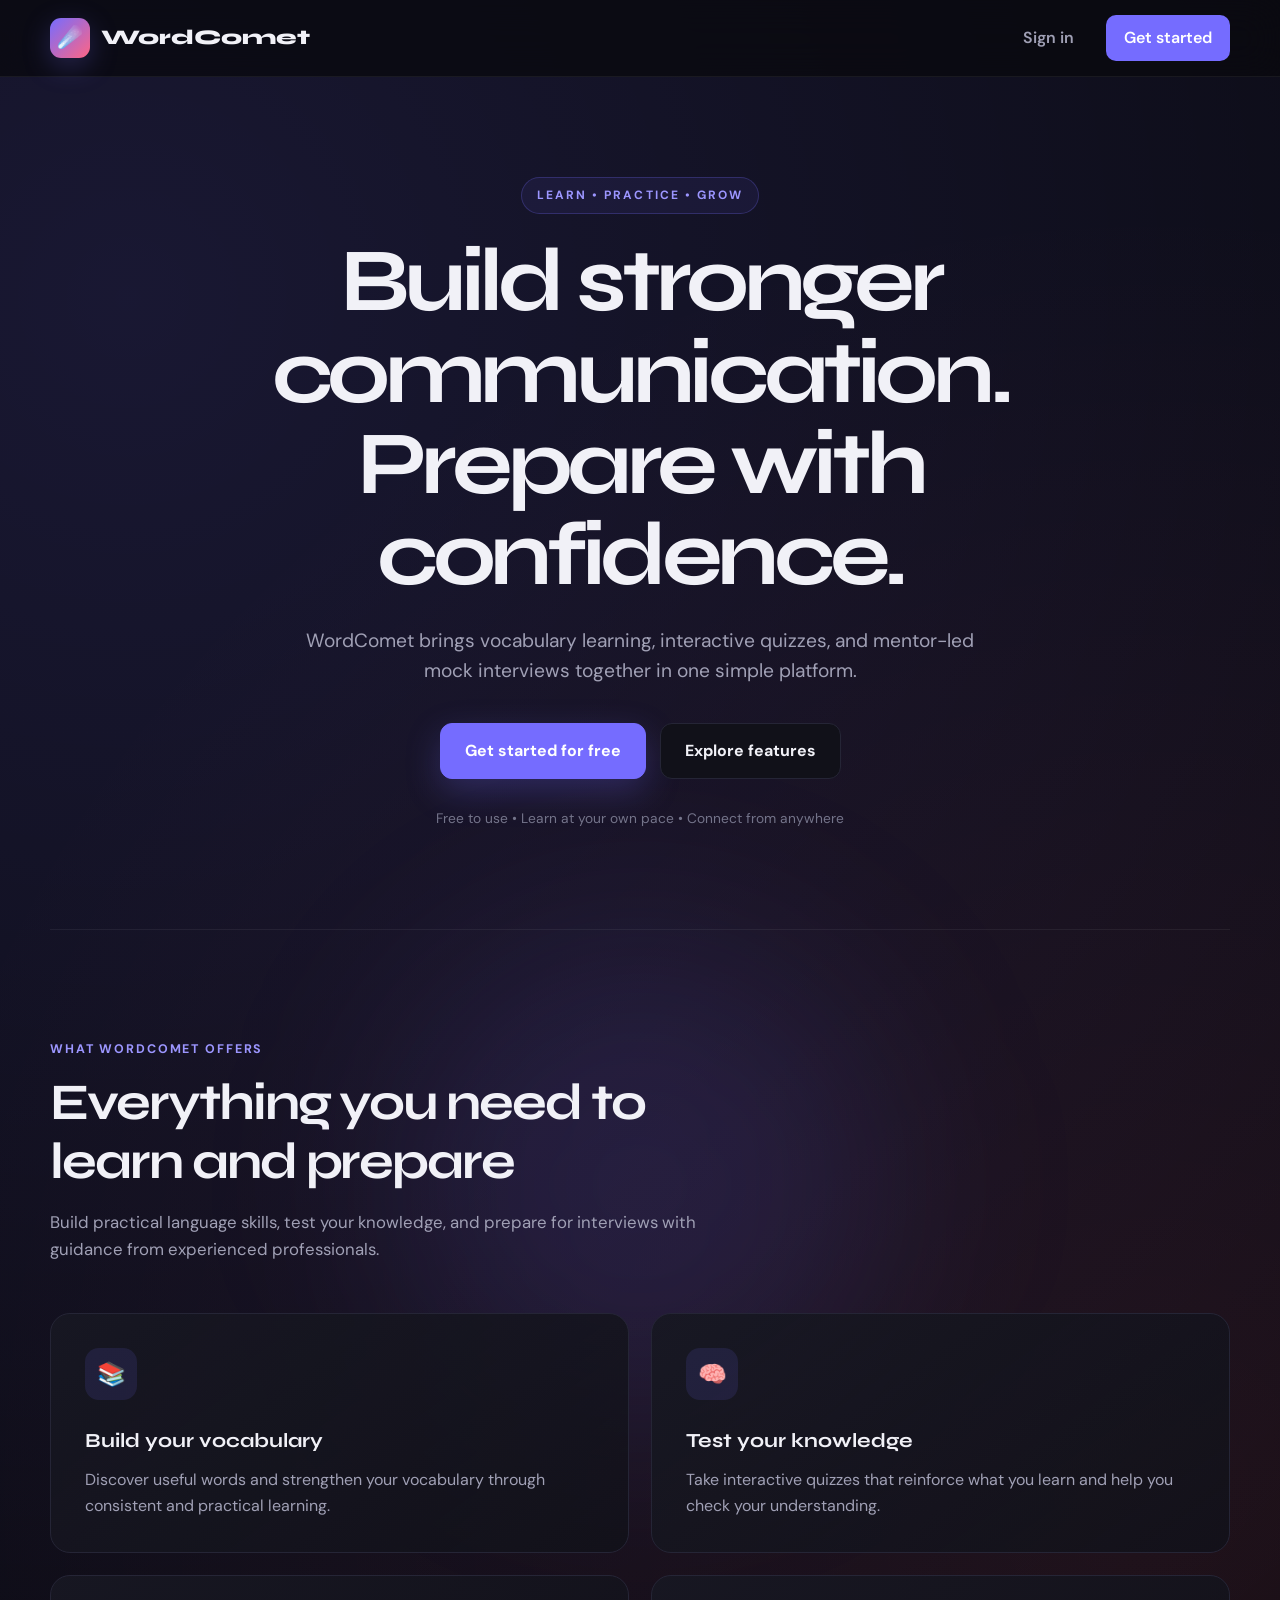
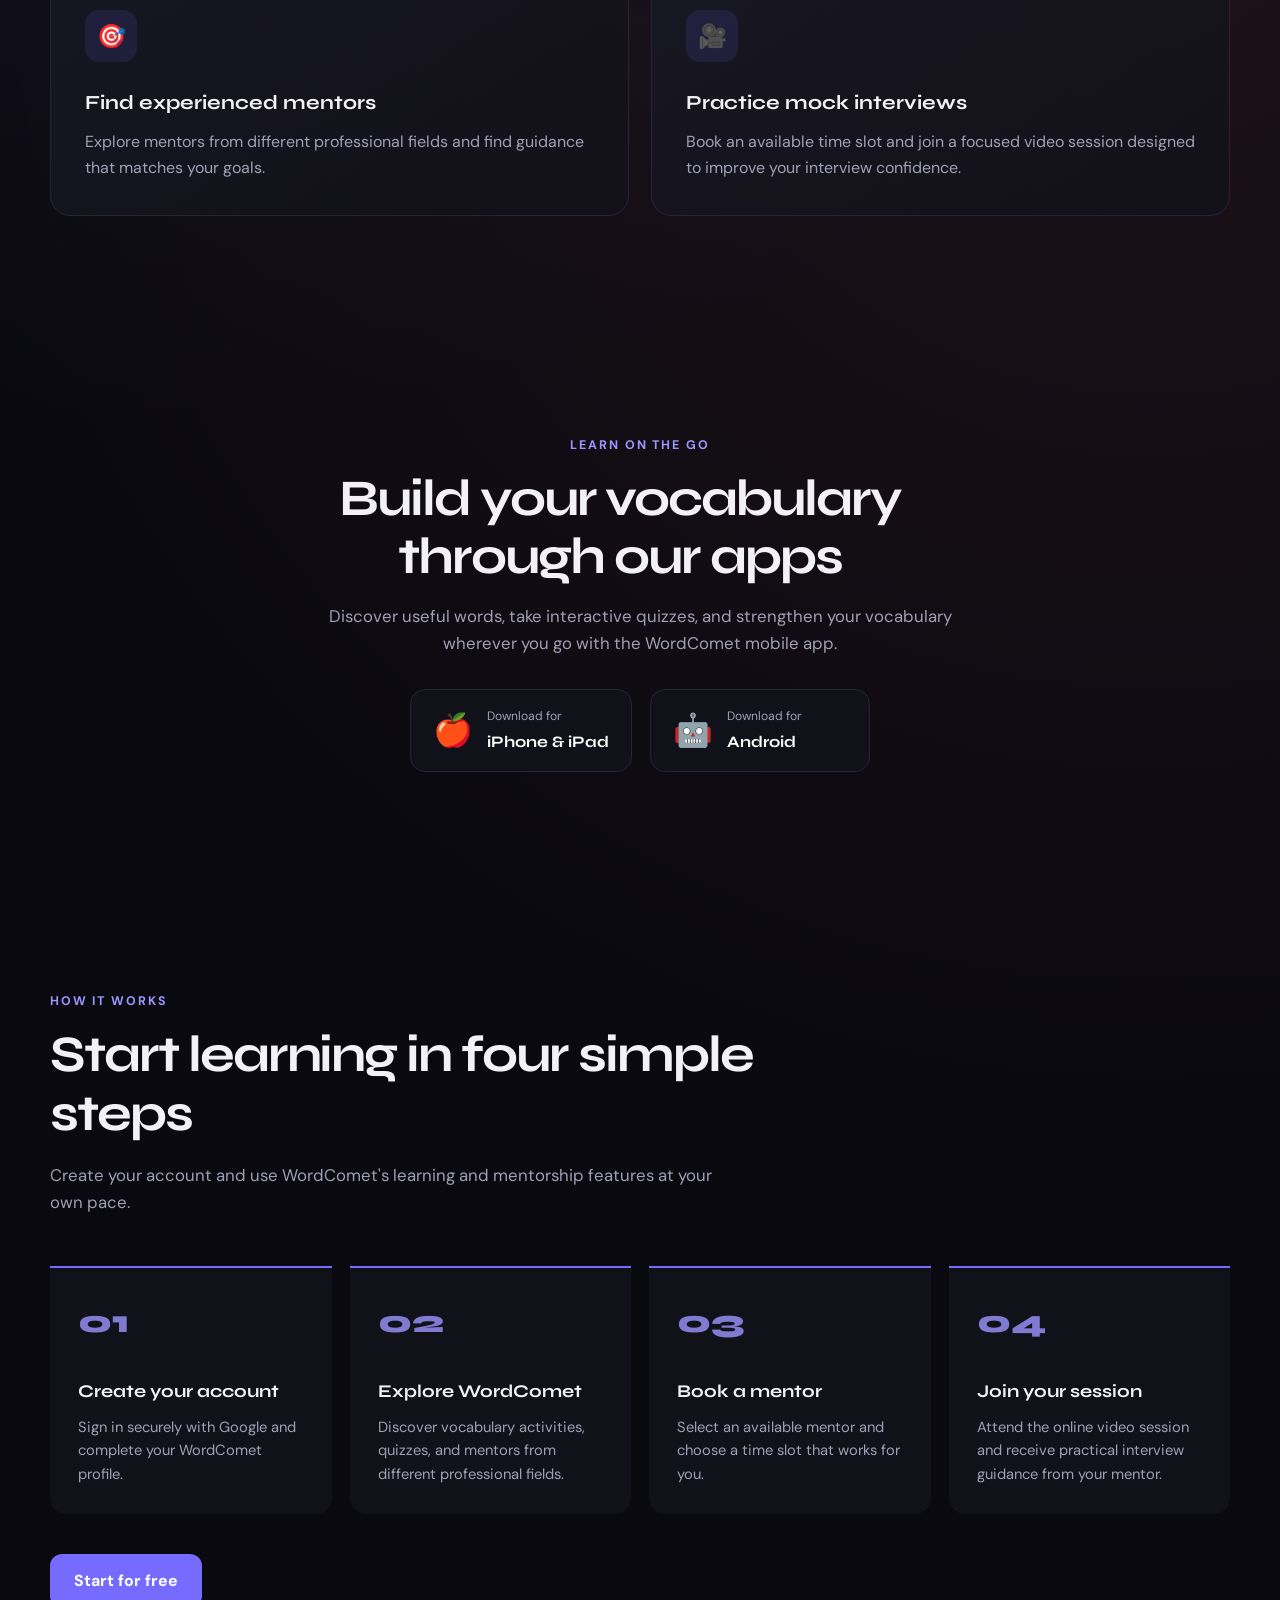
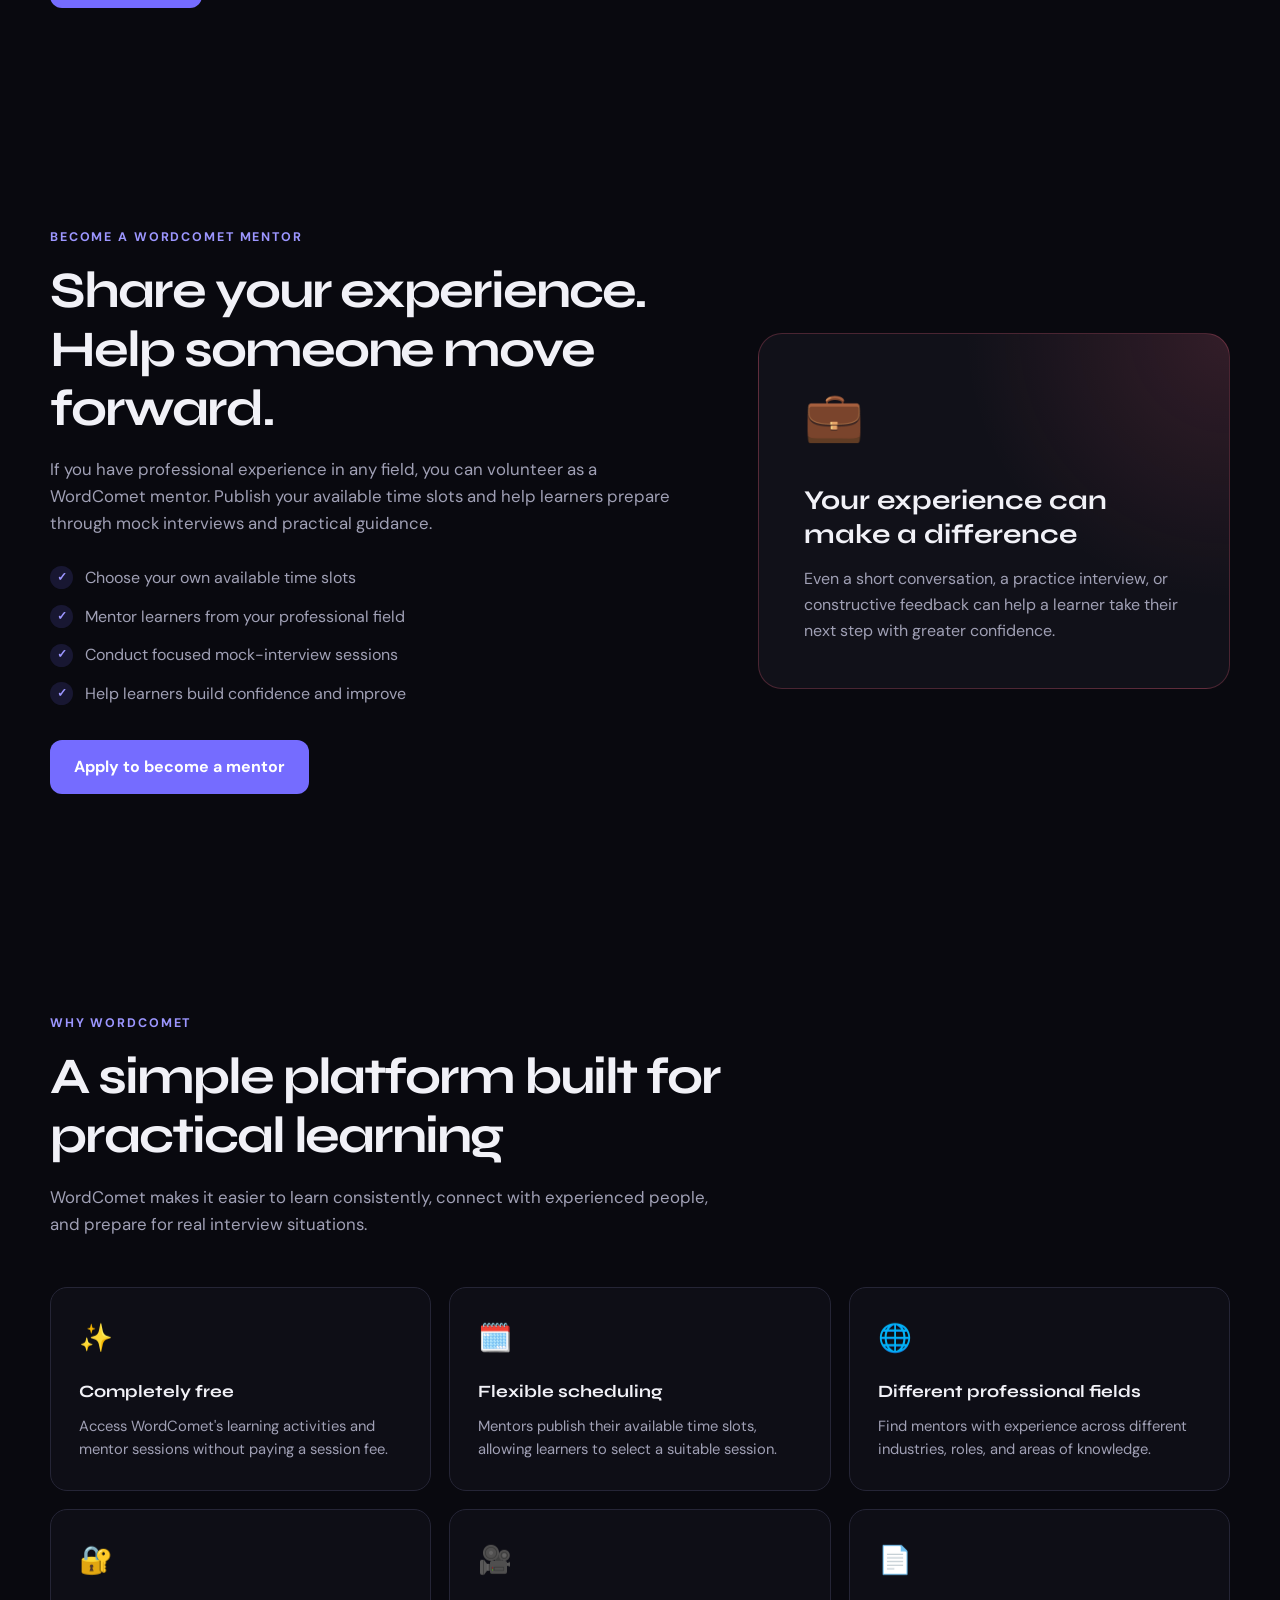
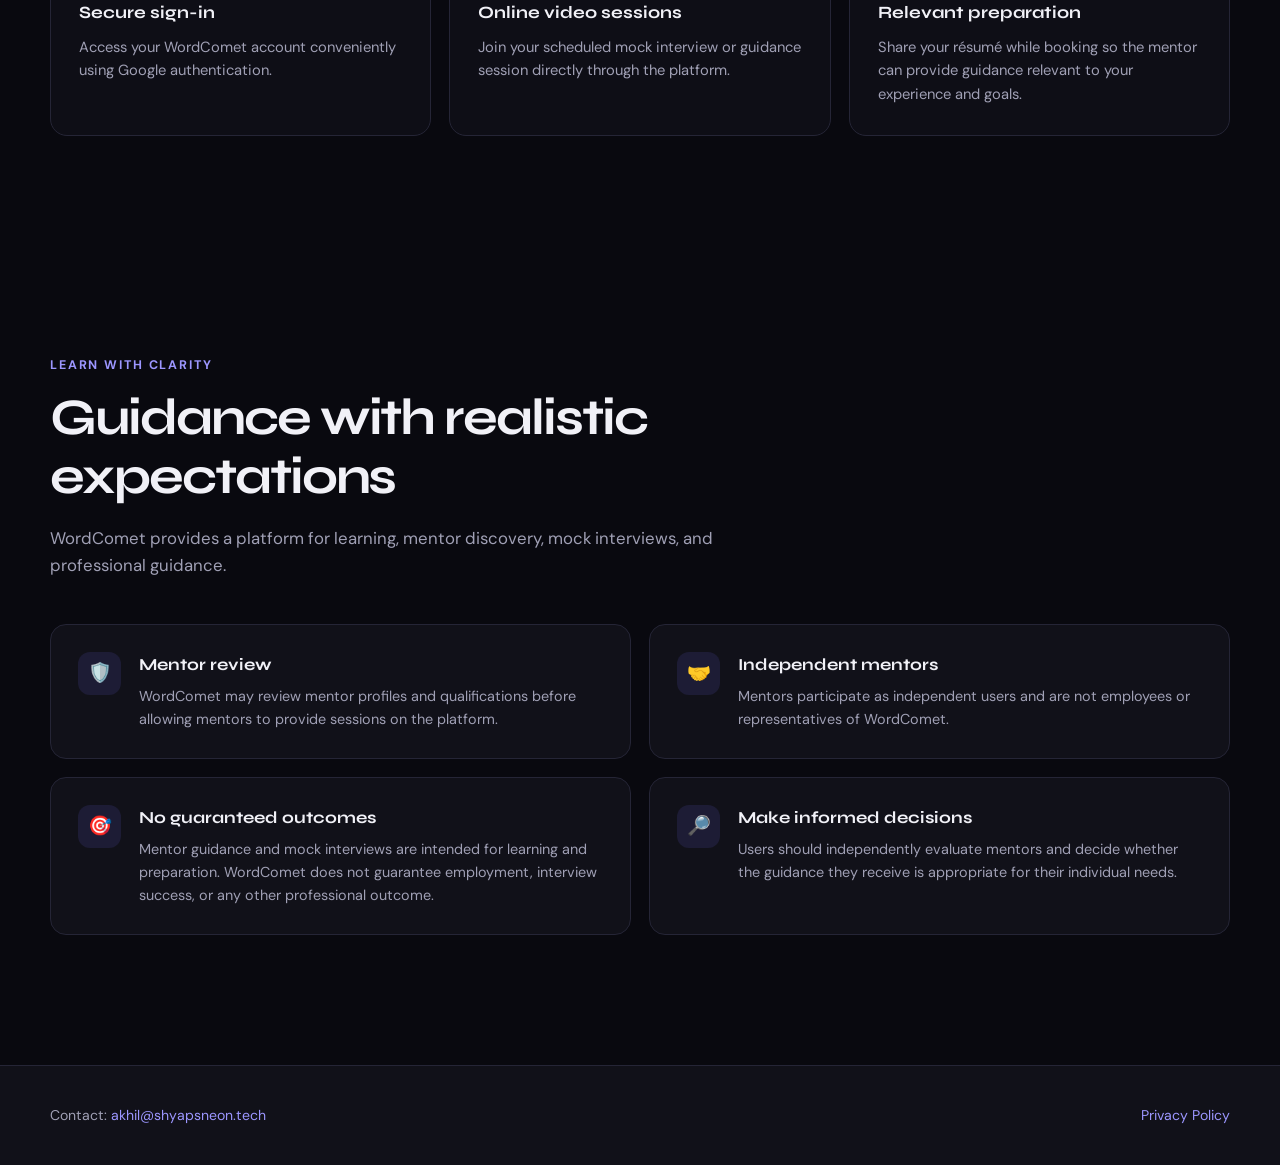
<file: static/index.html>
<!DOCTYPE html>
<html lang="en">
<head>
  <meta charset="UTF-8">
  <meta name="viewport" content="width=device-width, initial-scale=1.0">

  <link rel="preconnect" href="https://fonts.googleapis.com">
  <link rel="preconnect" href="https://fonts.gstatic.com" crossorigin>

  <link
    href="https://fonts.googleapis.com/css2?family=DM+Sans:wght@400;500;600;700&family=Syne:wght@600;700;800&display=swap"
    rel="stylesheet"
  >

  <link rel="stylesheet" href="css/landing.css">

  <title>WordComet — Learn, Practice and Grow</title>
  <meta
    name="description"
    content="Improve your vocabulary, take quizzes, and prepare for interviews with experienced mentors on WordComet."
  >
</head>

<body>

  <!-- Top navigation -->
  <header>
    <nav>
      <a href="index.html">
        <span>☄️</span>
        <span>WordComet</span>
      </a>

      <div>
        <a href="login.html">Sign in</a>
        <a href="login.html">Get started</a>
      </div>
    </nav>
  </header>

  <!-- Hero section -->
  <main>
    <section id="hero">
      <p>LEARN • PRACTICE • GROW</p>

      <h1>
        Build stronger communication.<br>
        Prepare with confidence.
      </h1>

      <p>
        WordComet brings vocabulary learning, interactive quizzes,
        and mentor-led mock interviews together in one simple platform.
      </p>

      <div>
        <a href="login.html">Get started for free</a>
        <a href="#features">Explore features</a>
      </div>

      <p>
        Free to use • Learn at your own pace • Connect from anywhere
      </p>
    </section>

        <!-- WordComet features section -->
    <section id="features">

      <div>
        <p>WHAT WORDCOMET OFFERS</p>

        <h2>Everything you need to learn and prepare</h2>

        <p>
          Build practical language skills, test your knowledge, and prepare
          for interviews with guidance from experienced professionals.
        </p>
      </div>

      <div>

        <article>
          <div>📚</div>
          <h3>Build your vocabulary</h3>
          <p>
            Discover useful words and strengthen your vocabulary through
            consistent and practical learning.
          </p>
        </article>

        <article>
          <div>🧠</div>
          <h3>Test your knowledge</h3>
          <p>
            Take interactive quizzes that reinforce what you learn and help
            you check your understanding.
          </p>
        </article>

        <article>
          <div>🎯</div>
          <h3>Find experienced mentors</h3>
          <p>
            Explore mentors from different professional fields and find
            guidance that matches your goals.
          </p>
        </article>

        <article>
          <div>🎥</div>
          <h3>Practice mock interviews</h3>
          <p>
            Book an available time slot and join a focused video session
            designed to improve your interview confidence.
          </p>
        </article>

      </div>

    </section>


    <!-- WordComet mobile apps -->
    <section id="mobile-apps">

      <div>
        <p>LEARN ON THE GO</p>

        <h2>Build your vocabulary through our apps</h2>

        <p>
          Discover useful words, take interactive quizzes, and strengthen
          your vocabulary wherever you go with the WordComet mobile app.
        </p>

        <div id="appStoreLinks">

          <a
            id="iosAppLink"
            class="app-download-link"
            href="https://apps.apple.com/us/app/wordcomet/id6761935723"
            target="_blank"
            rel="noopener noreferrer"
            aria-label="Download WordComet for iPhone and iPad"
          >
            <span class="app-platform-icon">🍎</span>

            <span>
              <small>Download for</small>
              <strong>iPhone &amp; iPad</strong>
            </span>
          </a>

          <a
            id="androidAppLink"
            class="app-download-link"
            href="https://play.google.com/store/apps/details?id=com.shyapsneon.wordcomet&pcampaignid=web_share"
            target="_blank"
            rel="noopener noreferrer"
            aria-label="Download WordComet for Android"
          >
            <span class="app-platform-icon">🤖</span>

            <span>
              <small>Download for</small>
              <strong>Android</strong>
            </span>
          </a>

        </div>
      </div>

    </section>

    <!-- How WordComet works -->
    <section id="how-it-works">

      <div>
        <p>HOW IT WORKS</p>

        <h2>Start learning in four simple steps</h2>

        <p>
          Create your account and use WordComet's learning and mentorship
          features at your own pace.
        </p>
      </div>

      <div>

        <article>
          <span>01</span>
          <h3>Create your account</h3>
          <p>
            Sign in securely with Google and complete your WordComet profile.
          </p>
        </article>

        <article>
          <span>02</span>
          <h3>Explore WordComet</h3>
          <p>
            Discover vocabulary activities, quizzes, and mentors from
            different professional fields.
          </p>
        </article>

        <article>
          <span>03</span>
          <h3>Book a mentor</h3>
          <p>
            Select an available mentor and choose a time slot that works
            for you.
          </p>
        </article>

        <article>
          <span>04</span>
          <h3>Join your session</h3>
          <p>
            Attend the online video session and receive practical interview
            guidance from your mentor.
          </p>
        </article>

      </div>

      <div>
        <a href="login.html">Start for free</a>
      </div>

    </section>

    <!-- Become a mentor section -->
    <section id="become-a-mentor">

      <div>
        <p>BECOME A WORDCOMET MENTOR</p>

        <h2>Share your experience. Help someone move forward.</h2>

        <p>
          If you have professional experience in any field, you can volunteer
          as a WordComet mentor. Publish your available time slots and help
          learners prepare through mock interviews and practical guidance.
        </p>

        <ul>
          <li>Choose your own available time slots</li>
          <li>Mentor learners from your professional field</li>
          <li>Conduct focused mock-interview sessions</li>
          <li>Help learners build confidence and improve</li>
        </ul>

        <a
          href="mailto:akhil@shyapsneon.tech?subject=WordComet%20Mentor%20Application"
        >
          Apply to become a mentor
        </a>
      </div>

      <div>
        <article>
          <span>💼</span>

          <h3>Your experience can make a difference</h3>

          <p>
            Even a short conversation, a practice interview, or constructive
            feedback can help a learner take their next step with greater
            confidence.
          </p>
        </article>
      </div>

    </section>

    <!-- Why choose WordComet -->
    <section id="why-wordcomet">

      <div>
        <p>WHY WORDCOMET</p>

        <h2>A simple platform built for practical learning</h2>

        <p>
          WordComet makes it easier to learn consistently, connect with
          experienced people, and prepare for real interview situations.
        </p>
      </div>

      <div>

        <article>
          <span>✨</span>
          <h3>Completely free</h3>
          <p>
            Access WordComet's learning activities and mentor sessions
            without paying a session fee.
          </p>
        </article>

        <article>
          <span>🗓️</span>
          <h3>Flexible scheduling</h3>
          <p>
            Mentors publish their available time slots, allowing learners
            to select a suitable session.
          </p>
        </article>

        <article>
          <span>🌐</span>
          <h3>Different professional fields</h3>
          <p>
            Find mentors with experience across different industries,
            roles, and areas of knowledge.
          </p>
        </article>

        <article>
          <span>🔐</span>
          <h3>Secure sign-in</h3>
          <p>
            Access your WordComet account conveniently using Google
            authentication.
          </p>
        </article>

        <article>
          <span>🎥</span>
          <h3>Online video sessions</h3>
          <p>
            Join your scheduled mock interview or guidance session directly
            through the platform.
          </p>
        </article>

        <article>
          <span>📄</span>
          <h3>Relevant preparation</h3>
          <p>
            Share your résumé while booking so the mentor can provide
            guidance relevant to your experience and goals.
          </p>
        </article>

      </div>

    </section>

    <!-- Safety and expectations -->
    <section id="safety">

      <div>
        <p>LEARN WITH CLARITY</p>

        <h2>Guidance with realistic expectations</h2>

        <p>
          WordComet provides a platform for learning, mentor discovery,
          mock interviews, and professional guidance.
        </p>
      </div>

      <div>

        <article>
          <span>🛡️</span>
          <div>
            <h3>Mentor review</h3>
            <p>
              WordComet may review mentor profiles and qualifications before
              allowing mentors to provide sessions on the platform.
            </p>
          </div>
        </article>

        <article>
          <span>🤝</span>
          <div>
            <h3>Independent mentors</h3>
            <p>
              Mentors participate as independent users and are not employees
              or representatives of WordComet.
            </p>
          </div>
        </article>

        <article>
          <span>🎯</span>
          <div>
            <h3>No guaranteed outcomes</h3>
            <p>
              Mentor guidance and mock interviews are intended for learning
              and preparation. WordComet does not guarantee employment,
              interview success, or any other professional outcome.
            </p>
          </div>
        </article>

        <article>
          <span>🔎</span>
          <div>
            <h3>Make informed decisions</h3>
            <p>
              Users should independently evaluate mentors and decide whether
              the guidance they receive is appropriate for their individual
              needs.
            </p>
          </div>
        </article>

      </div>

    </section>
  </main>

  <footer>
    <p>
      Contact:
      <a href="mailto:akhil@shyapsneon.tech">
        akhil@shyapsneon.tech
      </a>
    </p>

    <a
      href="https://akhilkashyap777.github.io/wordcomet---privacy-policy-new/"
      target="_blank"
      rel="noopener noreferrer"
    >
      Privacy Policy
    </a>
  </footer>

</body>
</html>
</file>
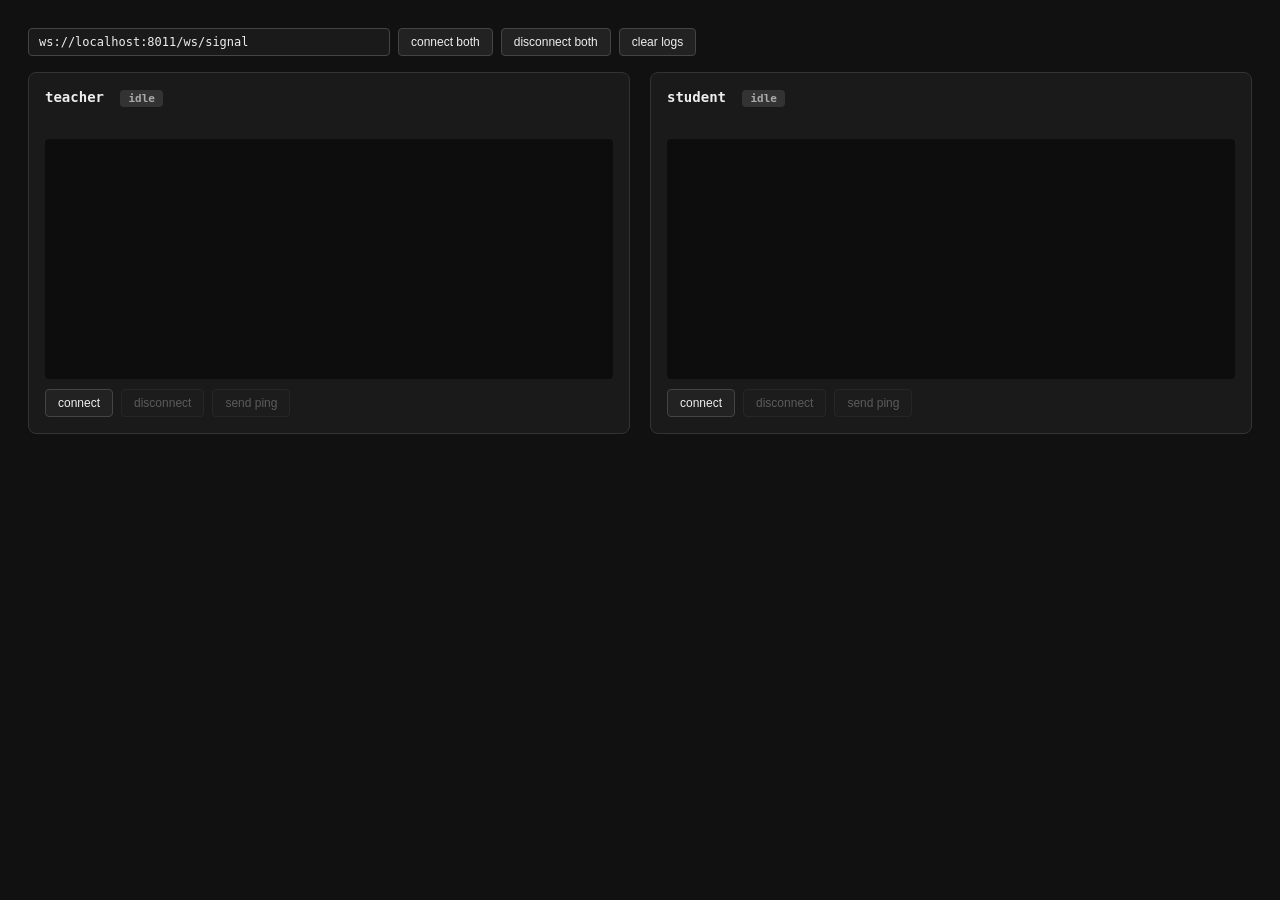
<file: test.html>
<!DOCTYPE html>
<html>
<head>
  <title>WordComet Signal Tester</title>
  <style>
    body { font-family: monospace; padding: 20px; background: #111; color: #eee; }
    .panels { display: flex; gap: 20px; }
    .panel { flex: 1; background: #1a1a1a; border: 1px solid #333; border-radius: 8px; padding: 16px; }
    .panel h3 { margin: 0 0 10px; font-size: 14px; }
    .log { height: 220px; overflow-y: auto; background: #0d0d0d; padding: 10px; border-radius: 4px; font-size: 12px; }
    .log div { padding: 2px 0; border-bottom: 1px solid #1a1a1a; }
    .recv { color: #4ea8ff; }
    .sent { color: #4eff88; }
    .err  { color: #ff4e4e; }
    .sys  { color: #888; }
    .warn { color: #ffb347; }
    .badge { display: inline-block; font-size: 11px; padding: 2px 8px; border-radius: 4px; margin-left: 8px; }
    .idle    { background: #333; color: #aaa; }
    .waiting { background: #5a3e00; color: #ffb347; }
    .paired  { background: #003a1a; color: #4eff88; }
    .error   { background: #3a0000; color: #ff4e4e; }
    .reconnecting { background: #1a2a4a; color: #4ea8ff; }
    .room { font-size: 11px; color: #888; margin: 4px 0 8px; min-height: 14px; word-break: break-all; }
    .btns { display: flex; gap: 8px; margin-top: 10px; flex-wrap: wrap; }
    button { background: #222; color: #eee; border: 1px solid #444; padding: 6px 12px; border-radius: 4px; cursor: pointer; font-size: 12px; }
    button:hover { background: #333; }
    button:disabled { opacity: 0.3; cursor: not-allowed; }
    .global { display: flex; gap: 8px; margin-bottom: 16px; flex-wrap: wrap; align-items: center; }
    #url-input { background: #1a1a1a; color: #eee; border: 1px solid #444; padding: 6px 10px; border-radius: 4px; font-family: monospace; font-size: 12px; width: 340px; }
    #pair-status { font-size: 12px; color: #888; margin-left: auto; }
  </style>
</head>
<body>

<div class="global">
  <input id="url-input" type="text" value="ws://localhost:8011/ws/signal" />
  <button onclick="connectBoth()">connect both</button>
  <button onclick="disconnectBoth()">disconnect both</button>
  <button onclick="clearLogs()">clear logs</button>
  <span id="pair-status"></span>
</div>

<div class="panels">

  <div class="panel">
    <h3>teacher <span class="badge idle" id="teacher-badge">idle</span></h3>
    <div class="room" id="teacher-room"></div>
    <div class="log" id="teacher-log"></div>
    <div class="btns">
      <button onclick="connect('teacher')" id="btn-teacher-connect">connect</button>
      <button onclick="disconnect('teacher')" id="btn-teacher-disc" disabled>disconnect</button>
      <button onclick="sendMsg('teacher', 'ping')" id="btn-teacher-ping" disabled>send ping</button>
    </div>
  </div>

  <div class="panel">
    <h3>student <span class="badge idle" id="student-badge">idle</span></h3>
    <div class="room" id="student-room"></div>
    <div class="log" id="student-log"></div>
    <div class="btns">
      <button onclick="connect('student')" id="btn-student-connect">connect</button>
      <button onclick="disconnect('student')" id="btn-student-disc" disabled>disconnect</button>
      <button onclick="sendMsg('student', 'ping')" id="btn-student-ping" disabled>send ping</button>
    </div>
  </div>

</div>

<script>
  const sockets = { teacher: null, student: null };

  function getUrl(role) {
    const base = document.getElementById('url-input').value.trim();
    return base + (base.includes('?') ? '&' : '?') + 'role=' + role;
  }

  function log(role, msg, type) {
    const el = document.getElementById(role + '-log');
    const d = document.createElement('div');
    d.className = type || 'sys';
    const t = new Date().toLocaleTimeString('en-GB', { hour12: false });
    d.textContent = t + '  ' + msg;
    el.appendChild(d);
    el.scrollTop = el.scrollHeight;
  }

  function setBadge(role, state) {
    const b = document.getElementById(role + '-badge');
    b.className = 'badge ' + state;
    b.textContent = state;
  }

  function setButtons(role, connected) {
    document.getElementById('btn-' + role + '-connect').disabled = connected;
    document.getElementById('btn-' + role + '-disc').disabled = !connected;
    document.getElementById('btn-' + role + '-ping').disabled = !connected;
  }

  function setRoom(role, text) {
    document.getElementById(role + '-room').textContent = text;
  }

  function checkBothPaired() {
    const t = document.getElementById('teacher-badge').textContent;
    const s = document.getElementById('student-badge').textContent;
    const ps = document.getElementById('pair-status');
    if (t === 'paired' && s === 'paired') {
      ps.textContent = '✓ both paired';
      ps.style.color = '#4eff88';
    } else {
      ps.textContent = '';
    }
  }

  function connect(role) {
    if (sockets[role]) return;
    const url = getUrl(role);
    log(role, 'connecting → ' + url, 'sys');
    setBadge(role, 'waiting');

    let ws;
    try { ws = new WebSocket(url); }
    catch(e) { log(role, 'error: ' + e.message, 'err'); setBadge(role, 'error'); return; }

    sockets[role] = ws;
    setButtons(role, true);

    ws.onopen = () => {
      log(role, 'socket opened', 'sys');
    };

    ws.onmessage = (e) => {
      log(role, '← ' + e.data, 'recv');
      try {
        const msg = JSON.parse(e.data);

        if (msg.type === 'waiting') {
          if (msg.reason === 'partner_left') {
            // partner dropped — stay connected, wait for new match
            setBadge(role, 'reconnecting');
            setRoom(role, '');
            log(role, '⚠ partner left — waiting for new match...', 'warn');
          } else {
            setBadge(role, 'waiting');
            setRoom(role, '');
          }
        }

        if (msg.type === 'paired') {
          setBadge(role, 'paired');
          setRoom(role, 'room: ' + msg.room_id);
          log(role, '✓ paired in room ' + msg.room_id, 'sys');
          checkBothPaired();
        }

      } catch(e) {}
    };

    ws.onerror = () => {
      log(role, 'socket error', 'err');
      setBadge(role, 'error');
    };

    ws.onclose = (e) => {
      log(role, 'closed (code ' + e.code + ')', 'sys');
      sockets[role] = null;
      setButtons(role, false);
      setBadge(role, 'idle');
      setRoom(role, '');
      checkBothPaired();
    };
  }

  function disconnect(role) {
    if (sockets[role]) { sockets[role].close(); }
  }

  function sendMsg(role, msg) {
    if (!sockets[role]) return;
    sockets[role].send(msg);
    log(role, '→ ' + msg, 'sent');
  }

  function connectBoth() {
    connect('teacher');
    setTimeout(() => connect('student'), 300);
  }

  function disconnectBoth() {
    disconnect('teacher');
    disconnect('student');
  }

  function clearLogs() {
    ['teacher', 'student'].forEach(r => {
      document.getElementById(r + '-log').innerHTML = '';
      setRoom(r, '');
      setBadge(r, 'idle');
    });
    document.getElementById('pair-status').textContent = '';
  }
</script>
</body>
</html>
</file>
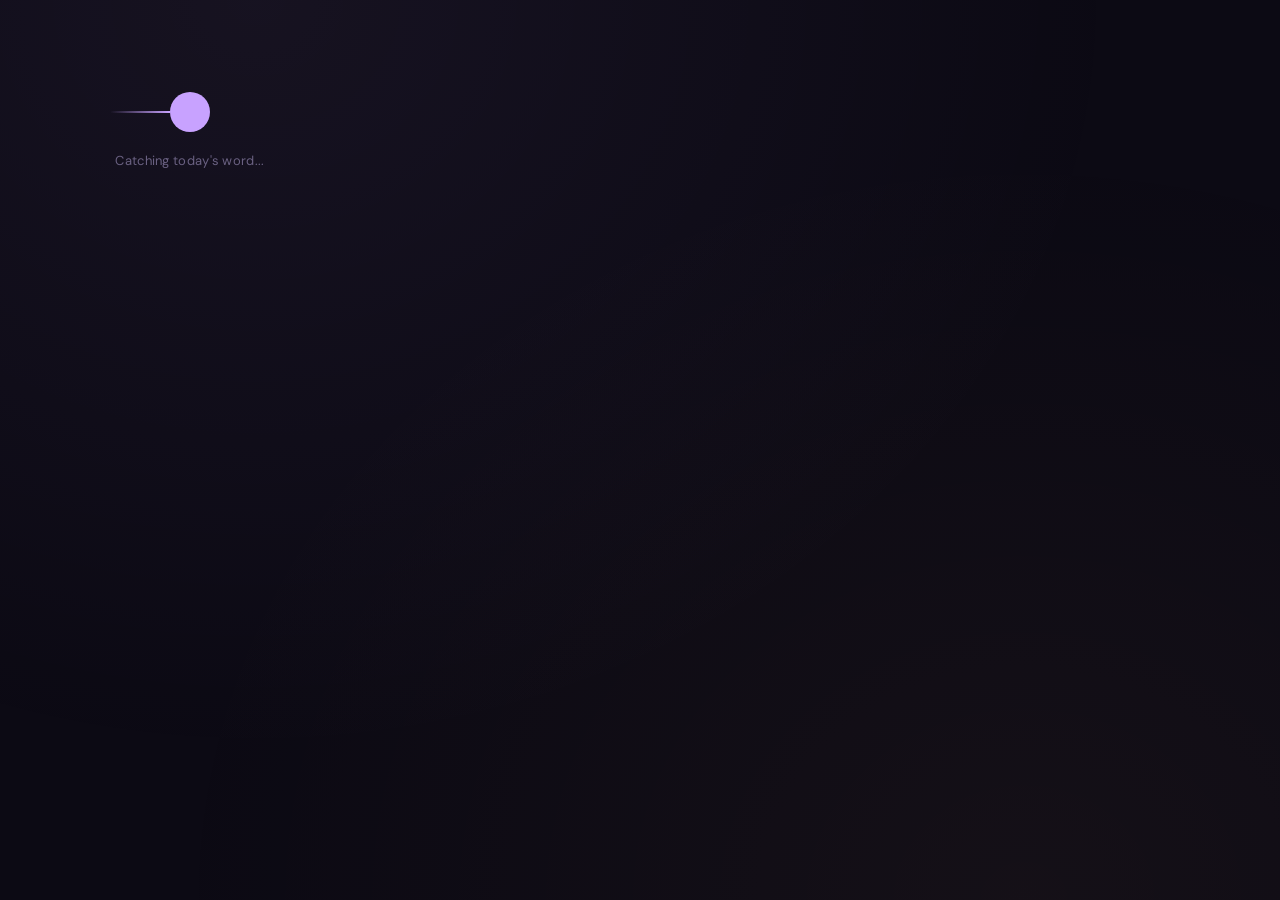
<file: wordcomet-extension/popup.html>
<!DOCTYPE html>
<html lang="en">
<head>
  <meta charset="UTF-8">
  <meta name="viewport" content="width=device-width, initial-scale=1.0">
  <title>WordComet</title>
  <link rel="stylesheet" href="popup.css">
</head>
<body>
  
  <!-- Loading State -->
  <div id="loading" class="state">
    <div class="comet-loader">
      <div class="comet-trail"></div>
    </div>
    <p class="loading-text">Catching today's word...</p>
  </div>

  <!-- No Word State -->
  <div id="no-word" class="state hidden">
    <div class="empty-comet">☄️</div>
    <p class="empty-title">No word yet today</p>
    <p class="empty-sub">The comet hasn't landed. Check back soon.</p>
    <button id="retry-btn" class="btn-retry">Try Again</button>
  </div>

  <!-- Word Card -->
  <div id="word-card" class="state hidden">

    <!-- Header -->
    <header class="card-header">
      <div class="brand">
        <span class="brand-icon">☄️</span>
        <span class="brand-name">WordComet</span>
      </div>
      <time id="word-date" class="word-date"></time>
    </header>

    <!-- Main Word -->
    <section class="word-section">
      <h1 id="word-text" class="word-text"></h1>
      <div class="word-meta">
        <span id="word-pos" class="pill pill-pos"></span>
        <span id="word-lang" class="pill pill-lang"></span>
      </div>
    </section>

    <!-- Pronunciation -->
    <section id="pronunciation-section" class="pronunciation-section">
      <div id="word-pronunciation" class="pronunciation"></div>
      <div id="word-phonetics" class="phonetics"></div>
    </section>

    <!-- Meaning -->
    <section class="meaning-section">
      <h2 class="section-label">Meaning</h2>
      <p id="word-meaning" class="meaning-text"></p>
    </section>

    <!-- Example -->
    <section id="example-section" class="example-section">
      <h2 class="section-label">Example</h2>
      <blockquote id="word-example" class="example-text"></blockquote>
    </section>

    <!-- Actions -->
    <footer class="card-footer">
      <button id="copy-btn" class="btn-action" title="Copy word">
        <svg width="16" height="16" viewBox="0 0 24 24" fill="none" stroke="currentColor" stroke-width="2" stroke-linecap="round" stroke-linejoin="round">
          <rect x="9" y="9" width="13" height="13" rx="2" ry="2"></rect>
          <path d="M5 15H4a2 2 0 0 1-2-2V4a2 2 0 0 1 2-2h9a2 2 0 0 1 2 2v1"></path>
        </svg>
        <span id="copy-label">Copy</span>
      </button>
      <button id="share-btn" class="btn-action" title="Share word">
        <svg width="16" height="16" viewBox="0 0 24 24" fill="none" stroke="currentColor" stroke-width="2" stroke-linecap="round" stroke-linejoin="round">
          <circle cx="18" cy="5" r="3"></circle>
          <circle cx="6" cy="12" r="3"></circle>
          <circle cx="18" cy="19" r="3"></circle>
          <line x1="8.59" y1="13.51" x2="15.42" y2="17.49"></line>
          <line x1="15.41" y1="6.51" x2="8.59" y2="10.49"></line>
        </svg>
        Share
      </button>
    </footer>

  </div>

  <script src="config.js"></script>
  <script src="popup.js"></script>
</body>
</html>
</file>
<file: static/css/landing.css>
/* ======================================================
   WordComet landing page
====================================================== */

:root {
  --background: #09090f;
  --surface: #111119;
  --surface-light: #171722;
  --border: #252536;

  --primary: #756cff;
  --primary-light: #9c96ff;
  --secondary: #ff6584;

  --text: #f1f1f7;
  --muted: #a0a0b5;
  --dark-muted: #74748a;

  --container: 1180px;
  --section-spacing: 110px;
}

*,
*::before,
*::after {
  box-sizing: border-box;
  margin: 0;
  padding: 0;
}

html {
  scroll-behavior: smooth;
}

body {
  min-height: 100vh;
  overflow-x: hidden;
  font-family: "DM Sans", sans-serif;
  background:
    radial-gradient(
      circle at 10% 5%,
      rgba(117, 108, 255, 0.15),
      transparent 30%
    ),
    radial-gradient(
      circle at 90% 25%,
      rgba(255, 101, 132, 0.09),
      transparent 28%
    ),
    var(--background);
  color: var(--text);
  line-height: 1.6;
}

a {
  color: inherit;
  text-decoration: none;
}

ul {
  list-style: none;
}

button,
a {
  -webkit-tap-highlight-color: transparent;
}

/* ======================================================
   Shared layout
====================================================== */

header,
main,
footer {
  position: relative;
  z-index: 1;
}

section {
  width: min(var(--container), calc(100% - 40px));
  margin-inline: auto;
  padding-block: var(--section-spacing);
}

section > div:first-child > p:first-child {
  margin-bottom: 14px;
  color: var(--primary-light);
  font-size: 0.78rem;
  font-weight: 700;
  letter-spacing: 0.15em;
}

section h2 {
  max-width: 720px;
  margin-bottom: 18px;
  font-family: "Syne", sans-serif;
  font-size: clamp(2rem, 4vw, 3.2rem);
  line-height: 1.15;
  letter-spacing: -0.04em;
}

section > div:first-child > h2 + p {
  max-width: 680px;
  color: var(--muted);
  font-size: 1.05rem;
}

/* ======================================================
   Navigation
====================================================== */

header {
  width: 100%;
  border-bottom: 1px solid rgba(255, 255, 255, 0.06);
  background: rgba(9, 9, 15, 0.78);
  backdrop-filter: blur(18px);
  position: sticky;
  top: 0;
  z-index: 100;
}

nav {
  width: min(var(--container), calc(100% - 40px));
  height: 76px;
  margin-inline: auto;
  display: flex;
  align-items: center;
  justify-content: space-between;
}

nav > a:first-child {
  display: inline-flex;
  align-items: center;
  gap: 11px;
  font-family: "Syne", sans-serif;
  font-size: 1.3rem;
  font-weight: 800;
}

nav > a:first-child span:first-child {
  width: 40px;
  height: 40px;
  display: grid;
  place-items: center;
  border-radius: 11px;
  background: linear-gradient(
    135deg,
    var(--primary),
    var(--secondary)
  );
  box-shadow: 0 8px 28px rgba(117, 108, 255, 0.25);
}

nav > div {
  display: flex;
  align-items: center;
  gap: 14px;
}

nav > div a {
  padding: 10px 18px;
  border-radius: 10px;
  color: var(--muted);
  font-weight: 600;
  transition:
    color 0.2s ease,
    background 0.2s ease,
    transform 0.2s ease;
}

nav > div a:hover {
  color: var(--text);
}

nav > div a:last-child {
  background: var(--primary);
  color: #ffffff;
}

nav > div a:last-child:hover {
  background: #665de8;
  transform: translateY(-1px);
}

/* ======================================================
   Hero section
====================================================== */

#hero {
  min-height: calc(100vh - 76px);
  padding-block: 100px;
  display: flex;
  flex-direction: column;
  align-items: center;
  justify-content: center;
  text-align: center;
}

#hero::before {
  content: "";
  width: 480px;
  height: 480px;
  position: absolute;
  top: 15%;
  left: 50%;
  z-index: -1;
  border-radius: 50%;
  background: rgba(117, 108, 255, 0.13);
  filter: blur(100px);
  transform: translateX(-50%);
}

#hero > p:first-child {
  margin-bottom: 22px;
  padding: 8px 15px;
  border: 1px solid rgba(117, 108, 255, 0.25);
  border-radius: 999px;
  background: rgba(117, 108, 255, 0.08);
  color: var(--primary-light);
  font-size: 0.75rem;
  font-weight: 700;
  letter-spacing: 0.17em;
}

#hero h1 {
  max-width: 950px;
  margin-bottom: 24px;
  font-family: "Syne", sans-serif;
  font-size: clamp(2.8rem, 7vw, 5.7rem);
  line-height: 1.02;
  letter-spacing: -0.06em;
}

#hero h1::first-line {
  color: var(--text);
}

#hero h1 + p {
  max-width: 690px;
  margin-bottom: 36px;
  color: var(--muted);
  font-size: clamp(1rem, 2vw, 1.2rem);
}

#hero > div {
  display: flex;
  justify-content: center;
  gap: 14px;
  margin-bottom: 28px;
}

#hero > div a {
  min-width: 175px;
  padding: 14px 24px;
  border: 1px solid var(--border);
  border-radius: 12px;
  background: var(--surface);
  font-weight: 700;
  transition:
    transform 0.2s ease,
    border-color 0.2s ease,
    background 0.2s ease;
}

#hero > div a:first-child {
  border-color: var(--primary);
  background: var(--primary);
  color: white;
  box-shadow: 0 12px 34px rgba(117, 108, 255, 0.25);
}

#hero > div a:hover {
  border-color: var(--primary);
  transform: translateY(-2px);
}

#hero > div a:first-child:hover {
  background: #665de8;
}

#hero > p:last-child {
  color: var(--dark-muted);
  font-size: 0.86rem;
}

/* ======================================================
   Features section
====================================================== */

#features {
  border-top: 1px solid rgba(255, 255, 255, 0.06);
}

#features > div:first-child {
  margin-bottom: 50px;
}

#features > div:last-child {
  display: grid;
  grid-template-columns: repeat(2, 1fr);
  gap: 22px;
}

#features article {
  padding: 34px;
  border: 1px solid var(--border);
  border-radius: 20px;
  background: linear-gradient(
    145deg,
    rgba(23, 23, 34, 0.95),
    rgba(17, 17, 25, 0.82)
  );
  transition:
    border-color 0.25s ease,
    transform 0.25s ease;
}

#features article:hover {
  border-color: rgba(117, 108, 255, 0.5);
  transform: translateY(-4px);
}

#features article > div {
  width: 52px;
  height: 52px;
  margin-bottom: 25px;
  display: grid;
  place-items: center;
  border-radius: 14px;
  background: rgba(117, 108, 255, 0.12);
  font-size: 1.45rem;
}

#features article h3 {
  margin-bottom: 10px;
  font-family: "Syne", sans-serif;
  font-size: 1.25rem;
}

#features article p {
  color: var(--muted);
}

/* ======================================================
   How it works
====================================================== */

#how-it-works > div:first-child {
  margin-bottom: 50px;
}

#how-it-works > div:nth-child(2) {
  display: grid;
  grid-template-columns: repeat(4, 1fr);
  gap: 18px;
}

#how-it-works article {
  position: relative;
  padding: 28px;
  border-top: 2px solid var(--primary);
  border-radius: 0 0 16px 16px;
  background: var(--surface);
}

#how-it-works article span {
  display: block;
  margin-bottom: 30px;
  color: var(--primary-light);
  font-family: "Syne", sans-serif;
  font-size: 2rem;
  font-weight: 800;
  opacity: 0.8;
}

#how-it-works article h3 {
  margin-bottom: 10px;
  font-family: "Syne", sans-serif;
  font-size: 1.12rem;
}

#how-it-works article p {
  color: var(--muted);
  font-size: 0.92rem;
}

#how-it-works > div:last-child {
  margin-top: 40px;
}

#how-it-works > div:last-child a {
  display: inline-block;
  padding: 14px 24px;
  border-radius: 12px;
  background: var(--primary);
  color: #ffffff;
  font-weight: 700;
  transition:
    background 0.2s ease,
    transform 0.2s ease;
}

#how-it-works > div:last-child a:hover {
  background: #665de8;
  transform: translateY(-2px);
}

/* ======================================================
   Become a mentor
====================================================== */

#become-a-mentor {
  display: grid;
  grid-template-columns: 1.15fr 0.85fr;
  align-items: center;
  gap: 70px;
}

#become-a-mentor > div:first-child > p:nth-of-type(2) {
  margin-bottom: 28px;
  color: var(--muted);
  font-size: 1.05rem;
}

#become-a-mentor ul {
  margin-bottom: 34px;
  display: grid;
  gap: 13px;
}

#become-a-mentor li {
  display: flex;
  align-items: center;
  gap: 12px;
  color: var(--muted);
}

#become-a-mentor li::before {
  content: "✓";
  width: 23px;
  height: 23px;
  flex: 0 0 23px;
  display: grid;
  place-items: center;
  border-radius: 50%;
  background: rgba(117, 108, 255, 0.15);
  color: var(--primary-light);
  font-size: 0.75rem;
  font-weight: 800;
}

#become-a-mentor > div:first-child > a {
  display: inline-block;
  padding: 14px 24px;
  border-radius: 12px;
  background: var(--primary);
  color: white;
  font-weight: 700;
  transition:
    transform 0.2s ease,
    background 0.2s ease;
}

#become-a-mentor > div:first-child > a:hover {
  background: #665de8;
  transform: translateY(-2px);
}

#become-a-mentor > div:last-child article {
  padding: 45px;
  border: 1px solid rgba(255, 101, 132, 0.24);
  border-radius: 24px;
  background:
    radial-gradient(
      circle at top right,
      rgba(255, 101, 132, 0.14),
      transparent 45%
    ),
    var(--surface);
}

#become-a-mentor article span {
  display: block;
  margin-bottom: 28px;
  font-size: 3rem;
}

#become-a-mentor article h3 {
  margin-bottom: 15px;
  font-family: "Syne", sans-serif;
  font-size: 1.7rem;
  line-height: 1.25;
}

#become-a-mentor article p {
  color: var(--muted);
}

/* ======================================================
   Why WordComet
====================================================== */

#why-wordcomet > div:first-child {
  margin-bottom: 50px;
}

#why-wordcomet > div:last-child {
  display: grid;
  grid-template-columns: repeat(3, 1fr);
  gap: 18px;
}

#why-wordcomet article {
  padding: 28px;
  border: 1px solid var(--border);
  border-radius: 17px;
  background: rgba(17, 17, 25, 0.72);
}

#why-wordcomet article span {
  display: inline-block;
  margin-bottom: 18px;
  font-size: 1.7rem;
}

#why-wordcomet article h3 {
  margin-bottom: 9px;
  font-family: "Syne", sans-serif;
  font-size: 1.08rem;
}

#why-wordcomet article p {
  color: var(--muted);
  font-size: 0.92rem;
}

/* ======================================================
   Safety and expectations
====================================================== */

#safety {
  padding-bottom: 130px;
}

#safety > div:first-child {
  margin-bottom: 45px;
}

#safety > div:last-child {
  display: grid;
  grid-template-columns: repeat(2, 1fr);
  gap: 18px;
}

#safety article {
  padding: 27px;
  display: flex;
  align-items: flex-start;
  gap: 18px;
  border: 1px solid var(--border);
  border-radius: 16px;
  background: var(--surface);
}

#safety article > span {
  width: 43px;
  height: 43px;
  flex: 0 0 43px;
  display: grid;
  place-items: center;
  border-radius: 12px;
  background: rgba(117, 108, 255, 0.12);
  font-size: 1.2rem;
}

#safety article h3 {
  margin-bottom: 6px;
  font-family: "Syne", sans-serif;
  font-size: 1.05rem;
}

#safety article p {
  color: var(--muted);
  font-size: 0.9rem;
}

/* ======================================================
   Footer
====================================================== */

footer {
  min-height: 100px;
  padding: 30px max(20px, calc((100% - var(--container)) / 2));
  border-top: 1px solid var(--border);
  display: flex;
  align-items: center;
  justify-content: space-between;
  gap: 20px;
  background: var(--surface);
  color: var(--muted);
  font-size: 0.88rem;
}

footer a {
  color: var(--primary-light);
}

footer a:hover {
  text-decoration: underline;
}

/* ======================================================
   Tablet
====================================================== */

@media (max-width: 900px) {
  :root {
    --section-spacing: 85px;
  }

  #how-it-works > div:nth-child(2) {
    grid-template-columns: repeat(2, 1fr);
  }

  #become-a-mentor {
    grid-template-columns: 1fr;
    gap: 45px;
  }

  #why-wordcomet > div:last-child {
    grid-template-columns: repeat(2, 1fr);
  }
}

/* ======================================================
   Mobile
====================================================== */

@media (max-width: 640px) {
  :root {
    --section-spacing: 70px;
  }

  section,
  nav {
    width: min(100% - 28px, var(--container));
  }

  nav {
    height: 68px;
  }

  nav > a:first-child {
    font-size: 1.1rem;
  }

  nav > a:first-child span:first-child {
    width: 36px;
    height: 36px;
  }

  nav > div {
    gap: 6px;
  }

  nav > div a {
    padding: 9px 11px;
    font-size: 0.82rem;
  }

  nav > div a:first-child {
    display: none;
  }

  #hero {
    min-height: calc(100vh - 68px);
    padding-block: 75px;
  }

  #hero h1 {
    font-size: clamp(2.5rem, 13vw, 4rem);
  }

  #hero h1 br {
    display: none;
  }

  #hero > div {
    width: 100%;
    flex-direction: column;
  }

  #hero > div a {
    width: 100%;
  }

  #features > div:last-child,
  #how-it-works > div:nth-child(2),
  #why-wordcomet > div:last-child,
  #safety > div:last-child {
    grid-template-columns: 1fr;
  }

  #features article,
  #become-a-mentor > div:last-child article {
    padding: 27px;
  }

  #safety article {
    padding: 22px;
  }

  footer {
    flex-direction: column;
    text-align: center;
  }
}

/* ======================================================
   Mobile apps
====================================================== */

#mobile-apps {
  text-align: center;
}

#mobile-apps > div {
  max-width: 760px;
  margin-inline: auto;
}

#mobile-apps h2 {
  margin-bottom: 16px;
}

#mobile-apps > div > p:last-of-type {
  max-width: 650px;
  margin: 0 auto;
  color: var(--muted);
}

#appStoreLinks {
  margin-top: 32px;
  display: flex;
  justify-content: center;
  gap: 18px;
}

.app-download-link {
  min-width: 220px;
  padding: 15px 22px;
  display: flex;
  align-items: center;
  gap: 14px;

  border: 1px solid var(--border);
  border-radius: 15px;
  background: var(--surface);
  color: white;
  text-align: left;

  transition:
    transform 0.25s ease,
    border-color 0.25s ease;
}

.app-download-link:hover {
  border-color: var(--primary);
  transform: translateY(-3px);
}

.app-platform-icon {
  font-size: 2rem;
}

.app-download-link small,
.app-download-link strong {
  display: block;
}

.app-download-link small {
  margin-bottom: 2px;
  color: var(--muted);
  font-size: 0.76rem;
}

.app-download-link strong {
  font-family: "Syne", sans-serif;
  font-size: 1rem;
}
</file>
<file: wordcomet-extension/popup.css>
/* ─── WordComet — Cosmic Editorial ─────────────────────── */

@import url('https://fonts.googleapis.com/css2?family=Instrument+Serif:ital@0;1&family=DM+Sans:ital,opsz,wght@0,9..40,300;0,9..40,400;0,9..40,500;1,9..40,300;1,9..40,400&display=swap');

:root {
  --bg-deep: #0c0a14;
  --bg-card: #13111d;
  --bg-surface: #1a1726;
  --text-primary: #f0ecf8;
  --text-secondary: #9b93b0;
  --text-muted: #6a6182;
  --accent: #c8a2ff;
  --accent-glow: rgba(200, 162, 255, 0.15);
  --accent-warm: #ffb86c;
  --border: rgba(200, 162, 255, 0.08);
  --border-strong: rgba(200, 162, 255, 0.15);
  --radius: 12px;
  --radius-sm: 8px;
}

* {
  margin: 0;
  padding: 0;
  box-sizing: border-box;
}

body {
  width: 380px;
  min-height: 200px;
  font-family: 'DM Sans', sans-serif;
  background: var(--bg-deep);
  color: var(--text-primary);
  overflow-x: hidden;
  position: relative;
}

/* Cosmic background grain */
body::before {
  content: '';
  position: fixed;
  inset: 0;
  background: 
    radial-gradient(ellipse at 20% 0%, rgba(200, 162, 255, 0.06) 0%, transparent 60%),
    radial-gradient(ellipse at 80% 100%, rgba(255, 184, 108, 0.04) 0%, transparent 60%);
  pointer-events: none;
  z-index: 0;
}

/* ─── States ─────────────────────────────────────────── */

.state { position: relative; z-index: 1; }
.hidden { display: none !important; }

/* ─── Loading ────────────────────────────────────────── */

#loading {
  display: flex;
  flex-direction: column;
  align-items: center;
  justify-content: center;
  height: 260px;
  gap: 20px;
}

.comet-loader {
  width: 40px;
  height: 40px;
  border-radius: 50%;
  background: var(--accent);
  position: relative;
  animation: pulse 1.4s ease-in-out infinite;
}

.comet-trail {
  position: absolute;
  top: 50%;
  right: 100%;
  width: 60px;
  height: 2px;
  background: linear-gradient(to left, var(--accent), transparent);
  transform: translateY(-50%);
  animation: trail 1.4s ease-in-out infinite;
}

@keyframes pulse {
  0%, 100% { transform: scale(0.8); opacity: 0.6; }
  50% { transform: scale(1); opacity: 1; }
}

@keyframes trail {
  0%, 100% { width: 30px; opacity: 0.3; }
  50% { width: 60px; opacity: 0.8; }
}

.loading-text {
  font-size: 13px;
  color: var(--text-muted);
  letter-spacing: 0.3px;
}

/* ─── Empty State ────────────────────────────────────── */

#no-word {
  display: flex;
  flex-direction: column;
  align-items: center;
  justify-content: center;
  height: 260px;
  gap: 8px;
  padding: 24px;
  text-align: center;
}

.empty-comet { font-size: 36px; margin-bottom: 4px; }
.empty-title { font-family: 'Instrument Serif', serif; font-size: 20px; color: var(--text-primary); }
.empty-sub { font-size: 13px; color: var(--text-muted); line-height: 1.5; }

.btn-retry {
  margin-top: 12px;
  padding: 8px 20px;
  background: var(--bg-surface);
  border: 1px solid var(--border-strong);
  border-radius: 20px;
  color: var(--accent);
  font-family: 'DM Sans', sans-serif;
  font-size: 12px;
  font-weight: 500;
  cursor: pointer;
  transition: all 0.2s;
}

.btn-retry:hover {
  background: var(--accent-glow);
  border-color: var(--accent);
}

/* ─── Word Card ──────────────────────────────────────── */

#word-card { padding: 20px 24px 16px; }

/* Header */
.card-header {
  display: flex;
  justify-content: space-between;
  align-items: center;
  margin-bottom: 24px;
}

.brand {
  display: flex;
  align-items: center;
  gap: 6px;
}

.brand-icon { font-size: 16px; }

.brand-name {
  font-family: 'Instrument Serif', serif;
  font-size: 15px;
  color: var(--text-secondary);
  letter-spacing: 0.3px;
}

.word-date {
  font-size: 11px;
  color: var(--text-muted);
  letter-spacing: 0.5px;
  text-transform: uppercase;
}

/* Word Section */
.word-section { margin-bottom: 16px; }

.word-text {
  font-family: 'Instrument Serif', serif;
  font-size: 42px;
  font-weight: 400;
  line-height: 1.1;
  color: var(--text-primary);
  letter-spacing: -0.5px;
  margin-bottom: 12px;
  background: linear-gradient(135deg, var(--text-primary) 60%, var(--accent) 100%);
  -webkit-background-clip: text;
  -webkit-text-fill-color: transparent;
  background-clip: text;
}

.word-meta {
  display: flex;
  gap: 8px;
}

.pill {
  padding: 3px 10px;
  border-radius: 20px;
  font-size: 11px;
  font-weight: 500;
  letter-spacing: 0.4px;
}

.pill-pos {
  background: var(--accent-glow);
  color: var(--accent);
  border: 1px solid rgba(200, 162, 255, 0.12);
}

.pill-lang {
  background: rgba(255, 184, 108, 0.08);
  color: var(--accent-warm);
  border: 1px solid rgba(255, 184, 108, 0.1);
}

/* Pronunciation */
.pronunciation-section {
  display: flex;
  align-items: baseline;
  gap: 12px;
  margin-bottom: 20px;
  padding-bottom: 20px;
  border-bottom: 1px solid var(--border);
}

.pronunciation {
  font-size: 13px;
  color: var(--text-secondary);
  font-style: italic;
}

.phonetics {
  font-size: 12px;
  color: var(--text-muted);
  font-family: 'DM Sans', sans-serif;
}

/* Meaning */
.meaning-section { margin-bottom: 16px; }

.section-label {
  font-size: 10px;
  font-weight: 500;
  color: var(--text-muted);
  text-transform: uppercase;
  letter-spacing: 1.2px;
  margin-bottom: 6px;
}

.meaning-text {
  font-size: 14px;
  line-height: 1.65;
  color: var(--text-secondary);
}

/* Example */
.example-section { margin-bottom: 20px; }

.example-text {
  font-size: 13px;
  font-style: italic;
  line-height: 1.6;
  color: var(--text-muted);
  padding-left: 14px;
  border-left: 2px solid var(--border-strong);
}

/* Footer */
.card-footer {
  display: flex;
  gap: 8px;
  padding-top: 16px;
  border-top: 1px solid var(--border);
}

.btn-action {
  flex: 1;
  display: flex;
  align-items: center;
  justify-content: center;
  gap: 6px;
  padding: 9px 12px;
  background: var(--bg-surface);
  border: 1px solid var(--border-strong);
  border-radius: var(--radius-sm);
  color: var(--text-secondary);
  font-family: 'DM Sans', sans-serif;
  font-size: 12px;
  font-weight: 500;
  cursor: pointer;
  transition: all 0.2s;
}

.btn-action:hover {
  background: var(--accent-glow);
  color: var(--accent);
  border-color: rgba(200, 162, 255, 0.2);
}

.btn-action.copied {
  background: rgba(80, 200, 120, 0.1);
  color: #50c878;
  border-color: rgba(80, 200, 120, 0.2);
}

/* ─── Fade-in Animation ──────────────────────────────── */

@keyframes fadeUp {
  from { opacity: 0; transform: translateY(8px); }
  to { opacity: 1; transform: translateY(0); }
}

#word-card .card-header { animation: fadeUp 0.3s ease both; }
#word-card .word-section { animation: fadeUp 0.3s ease 0.05s both; }
#word-card .pronunciation-section { animation: fadeUp 0.3s ease 0.1s both; }
#word-card .meaning-section { animation: fadeUp 0.3s ease 0.15s both; }
#word-card .example-section { animation: fadeUp 0.3s ease 0.2s both; }
#word-card .card-footer { animation: fadeUp 0.3s ease 0.25s both; }
</file>
